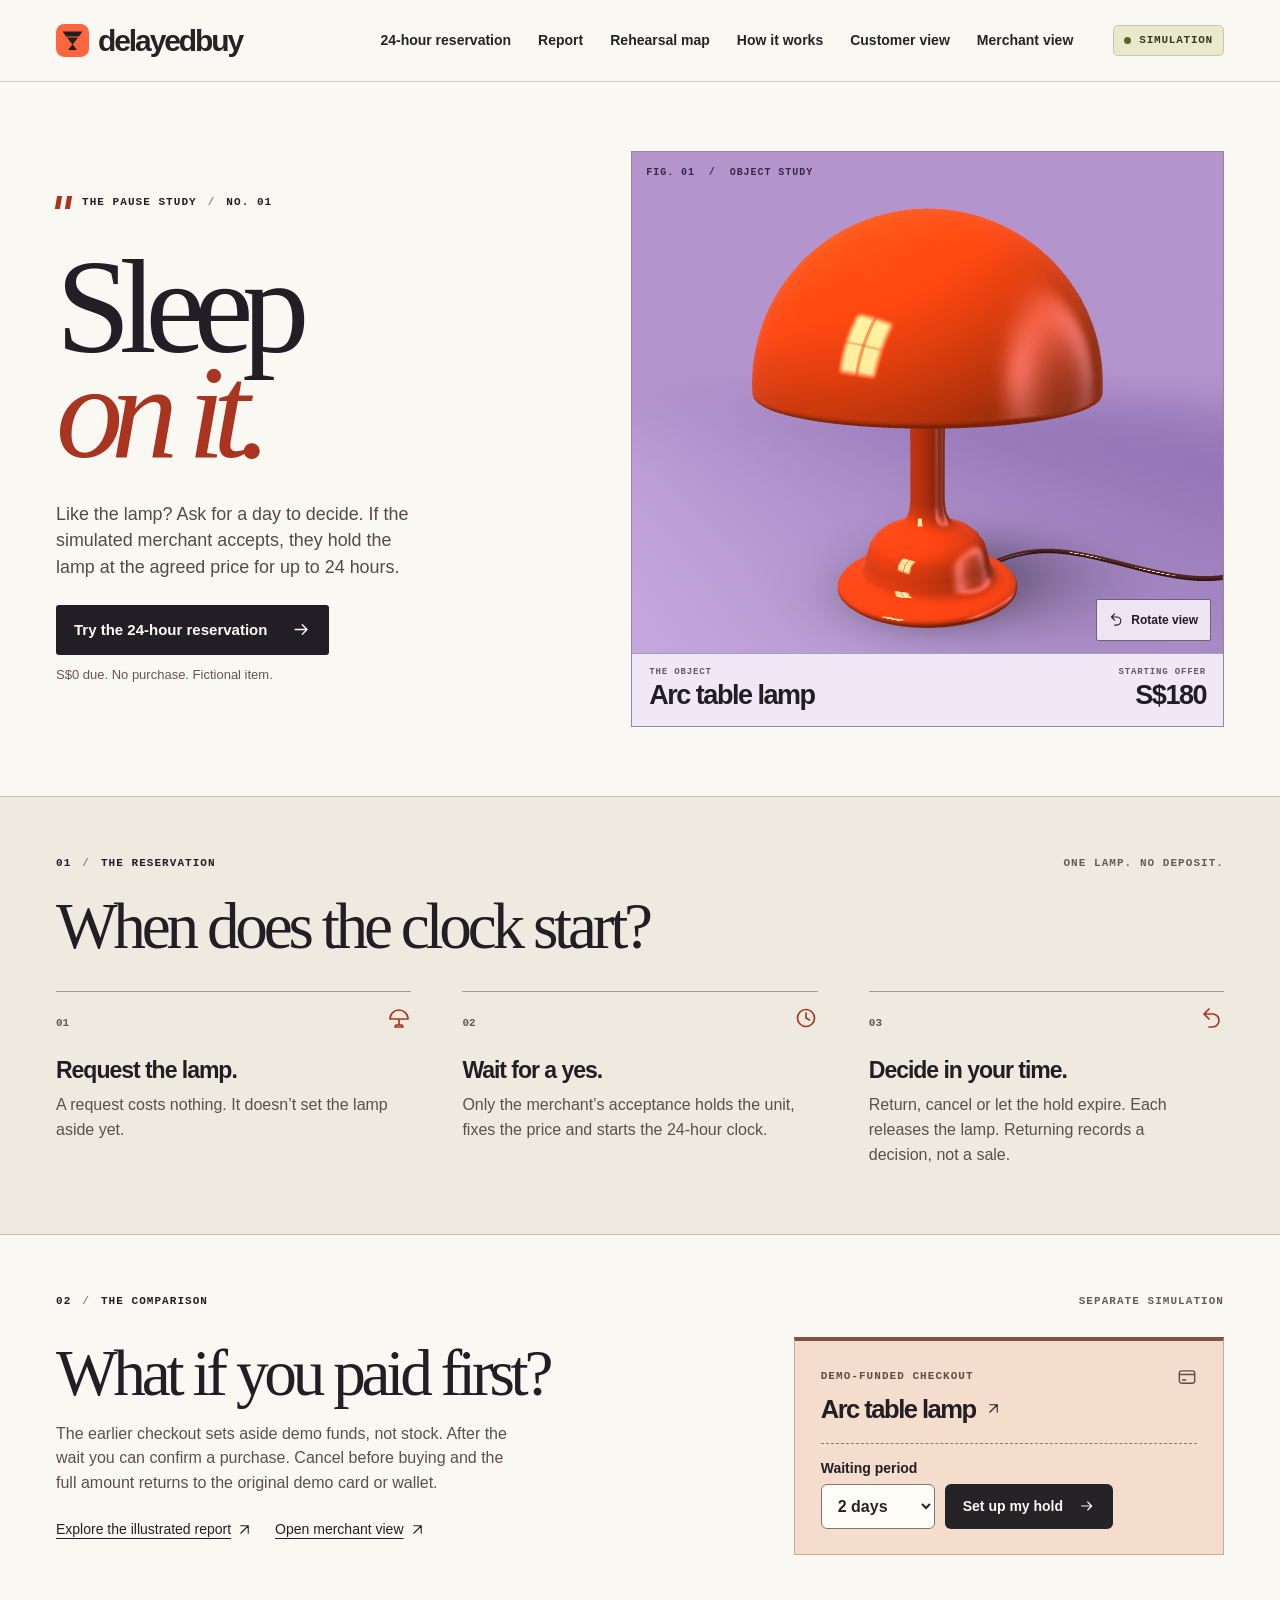
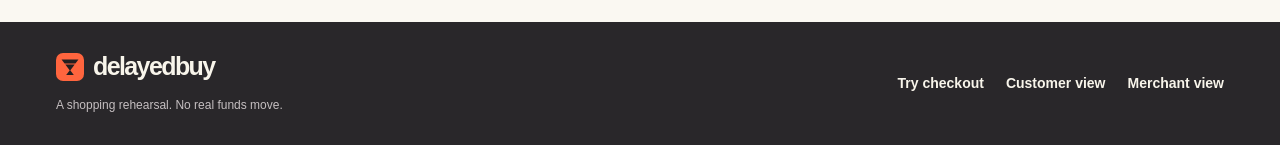
<file: index.html>
<!doctype html>
<html lang="en">
<head>
  <meta charset="utf-8">
  <meta name="viewport" content="width=device-width, initial-scale=1">
  <meta http-equiv="Content-Security-Policy" content="default-src 'self'; script-src 'self'; style-src 'self' 'unsafe-inline'; img-src 'self' data:; connect-src 'none'; form-action 'none'; object-src 'none'; base-uri 'none'">
  <meta name="theme-color" content="#faf8f2">
  <meta name="description" content="Rehearse a no-payment reservation for one fictional lamp at a fixed price for 24 hours, or explore the separate demo-funded checkout.">
  <title>delayedbuy · Sleep on it.</title>
  <link rel="icon" type="image/svg+xml" href="./ui/assets/mark.svg">
  <link rel="stylesheet" href="./ui/style.css">
  <noscript><style>#primary-nav, .menu-button, .foot-nav { display: none }</style></noscript>
  <script type="module" src="./ui/app.js"></script>
</head>
<body>
  <a class="skip" href="#main">Skip to content</a>
  <header class="site-header">
    <div class="nav-frame">
      <a href="#home" class="brand" aria-label="delayedbuy home"><img src="./ui/assets/mark.svg" width="33" height="33" alt="">delayedbuy</a>
      <div class="nav-end"><span class="sim-badge"><i></i> Simulation</span>
        <button type="button" class="menu-button" aria-controls="primary-nav" aria-expanded="false" aria-label="Open menu"><span></span><span></span></button>
      </div>
      <nav id="primary-nav" aria-label="Primary">
        <a href="#reservation">24-hour reservation</a>
        <a href="#report">Report</a>
        <a href="#map">Rehearsal map</a>
        <a href="#how">How it works</a>
        <a href="#customer">Customer view</a>
        <a href="#merchant">Merchant view</a>
      </nav>
    </div>
  </header>
  <main id="main" tabindex="-1">
    <div class="frame boot">
      <span class="kicker">The pause study / No. 01</span><h1>Sleep <em>on it.</em></h1>
      <noscript><img class="boot-photo" src="./ui/assets/arc-lamp.webp" width="1254" height="1254" alt="The fictional orange Arc table lamp in a lilac studio."></noscript>
      <p>In the reservation rehearsal, a simulated merchant can accept a request for one fictional lamp at a fixed price for 24 hours. Nothing is due and no purchase takes place.</p>
      <p>In the separate demo-funded checkout, creating a demo hold sets aside demo funds and fixes your price for the Arc table lamp. This demo reserves no stock.</p>
      <details id="map" open><summary>Rehearsal map</summary><dl>
        <dt>Reservation desk → Reservation store → One-unit policy</dt><dd>The desk sends requests to the store, which applies the policy. Only merchant acceptance reserves the lamp and starts its 24 hours.</dd>
        <dt>Funded checkout → Demo ledger</dt><dd>The checkout records simulated holds, purchases and refunds in its separate ledger. Card and wallet balances stay separate.</dd>
        <dt>Scenario report → Model fixtures</dt><dd>The report reads 64 illustrative card scenarios from its bundled data. It needs no saved shopper history.</dd>
      </dl></details>
      <div class="boot-help"><p>The hold has no automatic expiry. After the wait, choose <strong>Complete purchase</strong>, then <strong>Confirm purchase</strong> to buy. You can cancel any time before buying.</p>
        <p>Enable JavaScript to choose a waiting period and try checkout. No money moves.</p>
        <p>In the separate report model, S$100 held for seven days at an assumed 4% annual rate earns about S$0.0767 gross. The shopper’s modeled cancellation share is S$0.06. The checkout simulation pays no interest.</p></div>
    </div>
  </main>
  <div id="feedback" role="status" aria-live="polite" aria-atomic="true"></div>
  <dialog id="confirm-dialog" aria-labelledby="dialog-title" aria-describedby="dialog-description"></dialog>
  <footer>
    <div class="frame foot-grid">
      <div><a href="#home" class="brand"><img src="./ui/assets/mark.svg" width="28" height="28" alt="">delayedbuy</a><p>A shopping rehearsal. No real funds move.</p></div>
      <div class="foot-nav"><a href="#checkout">Try checkout</a><a href="#customer">Customer view</a><a href="#merchant">Merchant view</a></div>
    </div>
  </footer>
</body>
</html>
</file>
<file: ui/style.css>
:root {
  --paper: #faf8f2;
  --sheet: #fffdf8;
  --ink: #252326;
  --muted: #605e59;
  --line: #cfcac0;
  --orange: #ff6946;
  --coral: #ffab93;
  --lilac: #ddcdf1;
  --lime: #d4e7ae;
  --charcoal: #29272a;
  --held-ink: #815019;
  --paid-ink: #235f49;
  --returned-ink: #694889;
  --serif: "Baskervville",Georgia,"Times New Roman",serif;
  --sans: "DM Sans","Helvetica Neue",Arial,sans-serif;
  --mono: "IBM Plex Mono","Courier New",monospace;
  font-family: var(--sans);
  color: var(--ink);
  background: var(--paper);
  font-synthesis: none;
}

* {
  box-sizing: border-box
}

body {
  margin: 0;
  font-size: 16px;
  line-height: 1.5
}

button,input,select {
  font: inherit
}

button,a {
  touch-action: manipulation
}

button {
  color: inherit;
  cursor: pointer
}

button:disabled {
  cursor: not-allowed
}

a {
  color: inherit;
  text-decoration: none
}

a:focus-visible,button:focus-visible,select:focus-visible,summary:focus-visible {
  outline: 3px solid #5950a7;
  outline-offset: 4px
}

h1,h2,h3,p,figure {
  margin: 0
}

h1,h2,h3 {
  font-weight: 600
}

main:focus {
  outline: 0
}

.frame,.nav-frame {
  width: min(calc(100% - 112px),1312px);
  margin-inline: auto
}

.skip {
  position: fixed;
  left: 12px;
  top: -60px;
  background: var(--ink);
  color: white;
  padding: 8px 16px;
  z-index: 100
}

.skip:focus {
  top: 8px
}

.site-header {
  border-bottom: 1px solid var(--line);
  background: var(--paper);
  position: relative;
  z-index: 4
}

.nav-frame {
  height: 81px;
  display: flex;
  align-items: center;
  gap: 40px
}

.brand {
  display: inline-flex;
  align-items: center;
  gap: 9px;
  font-weight: 760;
  font-size: 30px;
  letter-spacing: -2.1px;
  line-height: 1
}

.brand img {
  display: block
}

#primary-nav {
  display: flex;
  gap: 27px;
  align-items: center;
  margin-left: auto
}

#primary-nav a,.foot-nav a {
  font-size: 14px;
  font-weight: 550
}

#primary-nav a {
  position: relative;
  padding-block: 11px
}

#primary-nav a:hover,.foot-nav a:hover {
  text-decoration: underline;
  text-underline-offset: 5px
}

#primary-nav a[aria-current=page]::after {
  content: "";
  position: absolute;
  inset: auto 0 4px;
  height: 2px;
  background: var(--orange)
}

.nav-end {
  order: 1;
  display: flex;
  align-items: center;
  gap: 16px
}

.sim-badge,.kicker,.micro {
  font-family: var(--mono);
  font-weight: 600;
  font-size: 11px;
  letter-spacing: .09em;
  line-height: 1.4;
  text-transform: uppercase
}

.sim-badge {
  display: inline-flex;
  align-items: center;
  gap: 8px;
  background: #e8eacb;
  color: #353b22;
  padding: 7px 10px;
  border: 1px solid #c6c9ab;
  border-radius: 5px;
  letter-spacing: .07em
}

.sim-badge i,.status i {
  width: 7px;
  height: 7px;
  border-radius: 50%;
  background: #596726;
  display: inline-block;
  flex: none
}

.menu-button {
  display: none;
  background: none;
  border: 1px solid var(--line);
  border-radius: 5px;
  width: 42px;
  height: 40px;
  padding: 10px
}

.menu-button span {
  display: block;
  width: 19px;
  height: 2px;
  margin: 4px auto;
  background: var(--ink)
}

.hero {
  display: grid;
  grid-template-columns: 1fr 1.08fr;
  gap: clamp(24px,4.2vw,76px);
  align-items: center;
  padding-block: 43px 48px
}

.hero-copy {
  padding: 14px 0
}

.eyebrow {
  display: flex;
  align-items: center;
  gap: 9px;
  color: #51473d
}

.eyebrow::before {
  content: "";
  width: 25px;
  height: 2px;
  background: #e4613e
}

.hero h1,.boot h1 {
  font-size: clamp(55px,6.1vw,94px);
  letter-spacing: -.079em;
  line-height: .99;
  margin: 22px 0 24px;
  font-weight: 650
}

h1 em,h2 em {
  font-family: var(--serif);
  font-weight: 400;
  font-style: italic;
  letter-spacing: -.062em
}

.hero h1 em {
  font-size: 1.04em
}

.hero-copy>p {
  font-size: clamp(16px,1.35vw,20px);
  line-height: 1.47;
  max-width: 430px;
  color: #54504d
}

.hero-setup {
  margin-top: 24px;
  max-width: 420px
}

.hero-setup label {
  display: block;
  font-weight: 650;
  font-size: 14px
}

.hero-setup select {
  color: var(--ink);
  background: var(--sheet);
  border: 1px solid #80776e;
  border-radius: 6px;
  min-height: 46px;
  padding: 8px 30px 8px 12px;
  font-weight: 600
}

.hero-buttons {
  display: flex;
  align-items: center;
  gap: 10px;
  flex-wrap: wrap;
  margin: 6px 0 12px
}

.btn {
  display: inline-flex;
  align-items: center;
  justify-content: center;
  gap: 16px;
  min-height: 46px;
  padding: 11px 17px;
  border: 1px solid transparent;
  border-radius: 6px;
  font-weight: 650;
  font-size: 14px;
  line-height: 1.35;
  transition: transform .16s,background .16s
}

.btn:hover:not(:disabled) {
  transform: translateY(-1px)
}

.btn:active:not(:disabled) {
  transform: translateY(1px)
}

.btn.orange {
  background: var(--orange);
  border-color: #ed5d3d;
  color: #211b19
}

.btn.orange:hover {
  background: #ff7a59
}

.btn.black {
  background: var(--ink);
  color: var(--paper)
}

.btn.black:hover {
  background: #434044
}

.btn.outline {
  border-color: #aaa69d;
  background: transparent
}

.btn.outline:hover {
  background: #eeeae1
}

.btn:disabled {
  color: #6c6961;
  background: #e9e5dc;
  border-color: #d3cfc6
}

.text-link {
  display: inline-flex;
  align-items: center;
  gap: 8px;
  font-size: 14px;
  font-weight: 640;
  border-bottom: 1px solid #918a80;
  line-height: 1.55;
  padding-bottom: 2px
}

.text-link:hover {
  border-color: var(--ink)
}

.icon {
  flex: none;
  vertical-align: middle
}

.quiet {
  color: var(--muted)
}

.hero-note {
  display: flex;
  align-items: center;
  gap: 6px;
  color: #69645f;
  font-size: 12px
}

.product-figure {
  margin: 0;
  overflow: hidden;
  background: #be9ada;
  border: 1px solid #aca3ac;
  border-radius: 12px;
  position: relative;
  isolation: isolate
}

.product-shot {
  display: block;
  width: 100%;
  height: auto;
  aspect-ratio: 1.19;
  object-fit: cover;
  object-position: 50% 50%
}

.hero .product-shot {
  max-height: 555px
}

.photo-label {
  position: absolute;
  left: 17px;
  top: 16px;
  display: inline-flex;
  align-items: center;
  gap: 6px;
  padding: 5px 8px;
  border-radius: 3px;
  background: rgba(250,248,242,.94);
  font: 600 10px/1.2 var(--mono);
  letter-spacing: .04em;
  text-transform: uppercase;
  color: #352f37
}

.product-caption {
  min-height: 53px;
  background: #ece2f4;
  display: flex;
  align-items: center;
  justify-content: space-between;
  padding: 11px 17px;
  gap: 10px;
  border-top: 1px solid #b19fbd
}

.product-caption strong {
  display: block;
  font-size: 16px;
  letter-spacing: -.026em
}

.product-caption small {
  font: 600 11px/1.3 var(--mono);
  color: #4e4354
}

.caption-right {
  display: flex;
  gap: 12px;
  align-items: center
}

.round-icon {
  display: inline-grid;
  place-items: center;
  width: 27px;
  height: 27px;
  border: 1px solid #9c8ca7;
  border-radius: 50%
}

a.product-figure:hover .round-icon {
  background: #fff8
}

.how-section {
  border-top: 1px solid var(--line);
  padding-block: 40px 56px
}

.section-head,.pane-head,.dash-heading {
  display: flex;
  align-items: flex-end;
  justify-content: space-between;
  gap: 20px
}

.section-head {
  margin-bottom: 22px
}

.section-head h2,.showcase h2 {
  font-size: clamp(34px,3.7vw,53px);
  line-height: 1.05;
  letter-spacing: -.065em
}

.section-head>p {
  font-size: 14px;
  color: var(--muted);
  max-width: 295px;
  text-align: right
}

.hold-flow {
  display: grid;
  grid-template-columns: minmax(0, 1fr) minmax(0, 1.45fr);
  align-items: center;
  gap: 40px
}

.flow-origin,.flow-options li {
  display: flex;
  align-items: center;
  gap: 15px;
  border-radius: 8px;
  padding: 18px 22px
}

.flow-origin {
  background: #fae5c8;
  border: 1px solid #b39163;
  color: #4b361a;
  position: relative
}

.hold-flow h3 {
  margin: 0 0 3px;
  line-height: 1.25;
  letter-spacing: -.025em;
  font-size: 19px
}

.hold-flow p {
  font-size: 14px
}

.flow-options {
  display: grid;
  gap: 12px;
  list-style: none;
  margin: 0;
  padding: 0
}

.flow-options li {
  position: relative
}

.flow-origin::after,.flow-options li::before {
  content: "";
  position: absolute;
  border-color: #7d756c;
  border-style: solid
}

.flow-origin::after {
  left: 100%;
  width: 21px;
  top: 50%;
  border-width: 1px 0 0
}

.flow-options li::before {
  right: 100%;
  width: 20px;
  height: calc(50% + 7px)
}

.refund-path {
  color: #4d3263;
  background: #ede3f5;
  border: 1px solid #bda7cb
}

.refund-path::before {
  top: 50%;
  border-width: 1px 0 0 1px
}

.purchase-path {
  color: #214b39;
  background: #e4efdf;
  border: 1px solid #9fba9d
}

.purchase-path::before {
  bottom: 50%;
  border-width: 0 0 1px 1px
}

.showcase {
  background: #e5deef;
  border-block: 1px solid #cabfd4;
  padding-block: 39px
}

.show-grid {
  display: flex;
  gap: 32px;
  align-items: center;
  justify-content: space-between
}

.showcase h2 {
  font-size: 36px;
  margin: 7px 0
}

.showcase p {
  color: #504956;
  font-size: 15px
}

footer {
  background: var(--charcoal);
  color: #f8f5eb;
  padding-block: 31px
}

footer .brand {
  font-size: 25px;
  letter-spacing: -1.6px
}

footer .brand img {
  width: 28px;
  height: 28px
}

.foot-grid,.foot-nav {
  display: flex;
  align-items: center;
  justify-content: space-between;
  gap: 24px
}

footer p {
  font-size: 12px;
  color: #c5bfc1;
  margin-top: 8px
}

.foot-nav {
  gap: 22px
}

.boot {
  padding-block: 70px;
  min-height: 60vh
}

.workspace {
  padding-block: 30px 60px;
  min-height: 66vh
}

.backlink {
  display: inline-flex;
  align-items: center;
  gap: 8px;
  font-size: 13px;
  font-weight: 550;
  color: var(--muted);
  margin-bottom: 24px
}

.backlink:hover {
  color: var(--ink);
  text-decoration: underline
}

.workspace h1,.dialog-box h2 {
  font-size: clamp(42px,4.7vw,72px);
  font-weight: 620;
  letter-spacing: -.071em;
  line-height: 1.06;
  margin: 8px 0 10px
}

.intro {
  font-size: 16px;
  color: var(--muted);
  max-width: 630px
}

.checkout-grid {
  display: grid;
  grid-template-columns: .85fr 1.15fr;
  gap: clamp(20px,4vw,64px);
  align-items: start;
  margin-top: 27px
}

.checkout-grid>.product-figure {
  border-radius: 9px
}

.checkout-grid .product-shot {
  aspect-ratio: 1.16
}

.checkout-grid .product-caption {
  padding: 15px 18px
}

.checkout-form,.panel {
  border: 1px solid var(--line);
  background: var(--sheet);
  border-radius: 10px;
  padding: 25px
}

fieldset {
  border: 0;
  padding: 0;
  margin: 0 0 22px;
  min-width: 0
}

legend,.field-label {
  font-weight: 650;
  font-size: 17px;
  letter-spacing: -.026em;
  margin-bottom: 9px
}

.choices {
  display: flex;
  gap: 9px
}

.choice {
  position: relative;
  flex: 1;
  cursor: pointer
}

.choice input {
  position: absolute;
  opacity: 0;
  width: 1px;
  height: 1px
}

.choice>span {
  display: flex;
  align-items: center;
  gap: 9px;
  border: 1px solid #bab5ab;
  border-radius: 6px;
  padding: 10px 12px;
  min-height: 44px;
  background: var(--paper);
  font-size: 14px;
  font-weight: 600
}

.choice input:checked+span {
  background: #eae3f5;
  border-color: #736380;
  box-shadow: inset 0 0 0 1px #736380
}

.choice input:focus-visible+span {
  outline: 3px solid #5950a7;
  outline-offset: 3px
}

.choice .pick {
  margin-left: auto;
  width: 14px;
  height: 14px;
  border: 1px solid #8a867e;
  border-radius: 50%;
  display: grid;
  place-items: center
}

.choice input:checked+span .pick::before {
  content: "";
  width: 8px;
  height: 8px;
  background: #5b476b;
  border-radius: 50%
}

.durations .choice>span {
  justify-content: center;
  padding: 8px
}

.help {
  font-size: 13px;
  color: var(--muted);
  line-height: 1.5;
  margin-top: 8px
}

.summary-lines {
  margin: 18px 0;
  padding-block: 13px;
  border-block: 1px solid var(--line)
}

.summary-line {
  display: flex;
  justify-content: space-between;
  align-items: baseline;
  gap: 14px;
  font-size: 14px;
  padding: 4px 0
}

.summary-line span:first-child {
  color: var(--muted)
}

.summary-line strong {
  text-align: right;
  font-weight: 600
}

.summary-line.total strong {
  font-size: 23px;
  letter-spacing: -.04em
}

.full {
  width: 100%
}

.payment-note {
  display: flex;
  gap: 7px;
  align-items: flex-start;
  margin-top: 11px;
  font-size: 12px;
  color: var(--muted)
}

.payment-note svg {
  margin-top: 1px
}

.dash-heading {
  margin-bottom: 24px;
  align-items: center
}

.dash-heading .kicker,.workspace>.kicker {
  color: #6b584d
}

.clock-panel {
  display: flex;
  align-items: center;
  justify-content: space-between;
  gap: 14px;
  background: #eae4f3;
  border: 1px solid #cec3d7;
  border-radius: 8px;
  padding: 12px 15px;
  color: #3c3243
}

.clock-label {
  display: flex;
  align-items: center;
  gap: 9px;
  font-size: 13px
}

.clock-label strong {
  display: block;
  font-size: 14px;
  line-height: 1.3
}

.clock-label small {
  font-size: 11px
}

.clock-panel button {
  border: 1px solid #9b8ca6;
  border-radius: 5px;
  background: #f6f1fa;
  display: inline-flex;
  align-items: center;
  gap: 6px;
  padding: 8px 10px;
  font-size: 12px;
  font-weight: 650;
  white-space: nowrap
}

.customer-grid {
  display: grid;
  grid-template-columns: minmax(250px,.8fr) minmax(340px,1.2fr);
  gap: 20px;
  align-items: start
}

.panel h2,.panel-title {
  font-size: 23px;
  line-height: 1.25;
  letter-spacing: -.046em
}

.pane-head {
  align-items: center;
  margin-bottom: 15px
}

.pane-head .kicker {
  color: var(--muted)
}

.order-list {
  display: grid;
  gap: 8px
}

.order-btn {
  background: var(--paper);
  border: 1px solid var(--line);
  border-radius: 7px;
  display: flex;
  text-align: left;
  gap: 11px;
  align-items: center;
  width: 100%;
  padding: 11px
}

.order-btn:hover {
  border-color: #948783
}

.order-btn[aria-pressed=true] {
  background: #eee8f4;
  border-color: #9e8caa;
  box-shadow: inset 2px 0 0 #594169
}

.item-dot {
  height: 39px;
  width: 39px;
  background: #e4d6ee;
  border-radius: 6px;
  display: grid;
  place-items: center;
  flex: none;
  color: #59436b
}

.item-dot.audio {
  background: #d9e7cb;
  color: #46573e
}

.item-dot.bag {
  background: #f5d6bc;
  color: #614938
}

.order-copy {
  min-width: 0;
  flex: 1
}

.order-copy strong {
  display: block;
  font-size: 14px;
  overflow-wrap: anywhere
}

.order-copy small {
  display: block;
  color: var(--muted);
  font-size: 12px
}

.order-btn>.icon {
  margin-left: auto;
  color: #726c70
}

.list-end {
  padding-top: 16px
}

.status {
  font-weight: 600;
  font-size: 12px;
  line-height: 1.3;
  border-radius: 20px;
  padding: 5px 9px;
  background: #eee3cf;
  display: inline-flex;
  align-items: center;
  gap: 7px;
  color: #5c4628;
  white-space: nowrap
}

.status i {
  background: #94703a;
  width: 6px;
  height: 6px
}

.status.ready {
  background: #d8eee9;
  color: #204e44
}

.status.ready i {
  background: #236957
}

.status.completed {
  background: #e0ead1;
  color: #3f532b
}

.status.completed i {
  background: #648344
}

.status.refunded {
  background: #e8e5f0;
  color: #54486a
}

.status.refunded i {
  background: #776392
}

.panel .detail-title {
  margin: 12px 0 4px;
  font-size: clamp(25px,2.8vw,38px);
  letter-spacing: -.053em;
  line-height: 1.12
}

.detail-sub {
  font-size: 12px;
  color: var(--muted);
  overflow-wrap: anywhere
}

.details-grid {
  display: grid;
  grid-template-columns: 1fr 1fr;
  gap: 15px;
  padding: 14px 0;
  margin: 16px 0;
  border-block: 1px solid var(--line)
}

.details-grid dt {
  font-size: 12px;
  color: var(--muted);
  margin-bottom: 3px
}

.details-grid dd {
  margin: 0;
  font-weight: 600;
  font-size: 14px
}

.details-grid dd.money {
  font-size: 22px;
  letter-spacing: -.035em
}

.action-row {
  display: flex;
  gap: 8px;
  flex-wrap: wrap;
  margin-top: 14px
}

.action-help {
  font-size: 13px;
  color: var(--muted);
  margin: 7px 0
}

.timeline h3 {
  font-size: 16px;
  letter-spacing: -.024em;
  margin: 20px 0 8px
}

.timeline ol {
  padding: 0;
  margin: 0;
  list-style: none
}

.timeline li {
  border-left: 1px solid #c9c4bb;
  margin-left: 4px;
  position: relative;
  padding: 0 0 12px 17px;
  display: flex;
  justify-content: space-between;
  gap: 12px;
  align-items: baseline;
  font-size: 13px
}

.timeline li:last-child {
  padding-bottom: 0;
  border-left-color: transparent
}

.timeline li::before {
  content: "";
  position: absolute;
  width: 7px;
  height: 7px;
  background: #9986a5;
  border: 1px solid var(--sheet);
  border-radius: 50%;
  left: -5px;
  top: 5px
}

.timeline li time {
  font-size: 11px;
  color: var(--muted);
  white-space: nowrap
}

.totals {
  display: grid;
  grid-template-columns: 1fr 1fr;
  gap: 15px;
  margin-bottom: 19px
}

.balance-card {
  padding: 20px;
  border: 1px solid #c7b7d4;
  border-radius: 9px;
  background: #e8def1
}

.balance-card.usdc {
  background: #e2ead4;
  border-color: #c0caa9
}

.balance-card h2 {
  display: flex;
  align-items: center;
  gap: 7px;
  font-size: 17px;
  letter-spacing: -.025em
}

.balance-card .big {
  font-size: clamp(29px,3vw,42px);
  font-weight: 620;
  line-height: 1.15;
  letter-spacing: -.05em;
  margin: 14px 0 1px
}

.balance-card .money-label {
  font-size: 12px;
  color: #514b55
}

.balance-track {
  display: flex;
  height: 9px;
  overflow: hidden;
  background: #d0c9bc;
  border-radius: 3px;
  margin: 12px 0
}

.balance-track span {
  flex-basis: 0
}

.balance-track .held,.held-key::before {background: var(--held-ink)}
.balance-track .paid,.paid-key::before {background: var(--paid-ink)}
.balance-track .returned,.returned-key::before {background: var(--returned-ink)}

.held-key::before,.paid-key::before,.returned-key::before {
  content: "";
  display: inline-block;
  width: .65em;
  height: .65em;
  margin-inline-end: .4em;
  border-radius: 1px
}

.balance-mini {
  display: flex;
  gap: 14px;
  justify-content: space-between;
  flex-wrap: wrap;
  padding-top: 12px;
  margin-top: 14px;
  border-top: 1px solid #bbaec2
}

.balance-mini div {
  font-size: 11px;
  color: #514b55
}

.balance-mini b {
  display: block;
  color: var(--ink);
  font-size: 14px
}

.ledger-select {
  display: flex;
  align-items: center;
  gap: 8px;
  font-size: 13px
}

.ledger-select select {
  border: 1px solid #a9a398;
  border-radius: 5px;
  padding: 6px;
  background: var(--paper);
  color: var(--ink)
}

.ledger-scroll {
  max-width: 100%;
  overflow: auto
}

table {
  border-collapse: collapse;
  width: 100%;
  text-align: left;
  font-size: 13px;
  line-height: 1.45
}

th {
  font: 600 10px/1.4 var(--mono);
  letter-spacing: .06em;
  text-transform: uppercase;
  color: var(--muted);
  background: #f2efe7
}

th,td {
  padding: 10px 11px;
  border-bottom: 1px solid #ddd7cd;
  vertical-align: top
}

th:first-child {
  border-radius: 4px 0 0 4px
}

td:last-child,th:last-child {
  text-align: right;
  white-space: nowrap
}

td strong,td small {
  display: block
}

td small {
  font-size: 11px;
  color: var(--muted)
}

.event-name {
  font-weight: 620
}

.table-note {
  margin-top: 12px;
  font-size: 12px;
  color: var(--muted)
}

.empty {
  padding: 22px 12px;
  text-align: center;
  color: var(--muted);
  font-size: 14px
}

.reset-row {
  display: flex;
  justify-content: flex-end;
  margin-top: 18px
}

.plain-button {
  background: none;
  border: 0;
  padding: 5px 0;
  font-size: 12px;
  color: var(--muted);
  text-decoration: underline;
  text-underline-offset: 3px
}

#feedback {
  position: fixed;
  bottom: 18px;
  left: 50%;
  transform: translateX(-50%);
  z-index: 12;
  max-width: calc(100% - 24px);
  pointer-events: none
}

.toast {
  display: flex;
  align-items: center;
  gap: 8px;
  padding: 12px 16px;
  background: var(--ink);
  color: white;
  border-radius: 6px;
  font-size: 14px;
  box-shadow: 0 6px 22px #231f2026;
  min-width: max-content;
  max-width: 100%
}

dialog {
  border: 1px solid var(--line);
  border-radius: 10px;
  color: var(--ink);
  background: var(--sheet);
  padding: 0;
  max-width: min(440px,calc(100vw - 34px));
  width: 100%;
  box-shadow: 0 18px 60px #27232940
}

dialog::backdrop {
  background: #201c2366
}

.dialog-box {
  padding: 26px
}

.dialog-box h2 {
  font-size: 36px;
  margin: 10px 0
}

.dialog-box p {
  font-size: 15px;
  color: var(--muted)
}

.dialog-box .action-row {
  margin-top: 20px
}

.error-panel {
  max-width: 580px;
  margin: 32px auto
}

.error-panel h1 {
  font-size: 38px
}

.noscript {
  margin: 16px;
  font-weight: 600
}

@media (min-width:1600px) {
  .hero {
    gap: 90px
  }

  .hero-copy>p {
    max-width: 470px
  }
}

@media (max-width:1050px) {
  .frame,.nav-frame {
    width: calc(100% - 64px)
  }

  .hero {
    gap: 30px
  }

  .hero h1 {
    font-size: clamp(53px,6.3vw,68px)
  }

  .nav-frame {
    gap: 25px
  }

  .hero-buttons {
    gap: 16px
  }

  .clock-panel {
    padding: 10px
  }

  .customer-grid {
    gap: 13px
  }

  .panel,.checkout-form {
    padding: 20px
  }
}

@media (max-width:790px) {
  .frame,.nav-frame {
    width: calc(100% - 40px)
  }

  .nav-frame {
    height: 69px;
    gap: 18px
  }

  .brand {
    font-size: 26px
  }

  .brand img {
    width: 29px;
    height: 29px
  }

  #primary-nav {
    gap: 15px
  }

  #primary-nav a {
    font-size: 13px
  }

  .sim-badge {
    font-size: 10px;
    padding: 6px 8px
  }

  .hero {
    grid-template-columns: 1fr 1fr;
    gap: 20px;
    padding-block: 33px
  }

  .hero h1 {
    font-size: clamp(44px,6.4vw,55px);
    margin: 17px 0
  }

  .hero-copy>p {
    font-size: 15px
  }

  .hero-buttons {
    margin: 6px 0 12px;
    gap: 12px
  }

  .hero-buttons .btn {
    min-height: 41px;
    padding: 9px 12px
  }

  .hero .product-shot {
    aspect-ratio: .96
  }

  .section-head {
    align-items: flex-start
  }

  .customer-grid {
    grid-template-columns: .85fr 1.15fr
  }

  .clock-label small {
    max-width: 105px;
    display: block
  }

  .checkout-grid {
    gap: 15px;
    grid-template-columns: .77fr 1.23fr
  }

  .checkout-grid .product-shot {
    aspect-ratio: .9
  }

  .checkout-form,.panel {
    padding: 16px
  }

  .choice>span {
    padding: 9px
  }

  .dash-heading {
    gap: 10px
  }

  .balance-card {
    padding: 15px
  }

  .foot-nav {
    gap: 14px
  }
}

@media (max-width:940px) {
  .site-header {
    z-index: 5
  }

  .nav-frame {
    height: 64px
  }

  .nav-end {
    margin-left: auto;
    gap: 10px
  }

  .menu-button {
    display: block
  }

  #primary-nav {
    display: none;
    position: absolute;
    left: 0;
    right: 0;
    top: 100%;
    background: var(--paper);
    border-bottom: 1px solid var(--line);
    padding: 9px 18px 13px;
    box-shadow: 0 6px 10px #221b220d
  }

  #primary-nav.open {
    display: grid;
    gap: 0
  }

  #primary-nav a {
    font-size: 15px;
    padding: 9px 0
  }

  #primary-nav a[aria-current=page]::after {
    width: 25px;
    bottom: 3px
  }
}

@media (max-width:640px) {
  .frame,.nav-frame {
    width: calc(100% - 36px)
  }

  .hero {
    grid-template-columns: 1fr;
    gap: 22px;
    padding-block: 29px 26px
  }

  .hero-copy {
    padding: 0
  }

  .hero h1 {
    font-size: clamp(43px,12.2vw,67px);
    margin: 14px 0 15px
  }

  .hero-copy>p {
    max-width: 470px;
    font-size: 16px
  }

  .hero-buttons {
    margin: 6px 0 10px;
    gap: 8px
  }

  .hero-buttons .btn {
    min-height: 44px;
    padding: 10px 14px
  }

  .hero .product-shot {
    aspect-ratio: 1.16;
    object-fit: cover
  }

  .product-caption {
    min-height: 46px;
    padding: 9px 12px
  }

  .photo-label {
    top: 11px;
    left: 11px
  }

  .product-figure {
    border-radius: 8px
  }

  .how-section {
    padding-block: 29px 30px
  }

  .section-head {
    display: block;
    margin-bottom: 15px
  }

  .section-head>p {
    text-align: left;
    max-width: none;
    margin-top: 8px
  }

  .section-head .text-link {
    margin-top: 10px
  }

  .hold-flow {
    grid-template-columns: minmax(0,1fr);
    gap: 12px
  }

  .flow-origin,.flow-options li {
    padding: 14px 16px
  }

  .flow-options {
    margin-left: 22px
  }

  .flow-origin::after {
    top: 100%;
    left: 10px;
    height: 13px;
    width: 0;
    border-width: 0 0 0 1px
  }

  .flow-options li::before {
    left: -13px;
    right: auto;
    width: 12px;
    bottom: 50%;
    top: auto;
    height: calc(50% + 14px);
    border-width: 0 0 1px 1px
  }

  .flow-options li:first-child::after {
    content: "";
    position: absolute;
    left: -13px;
    top: 50%;
    height: calc(50% + 14px);
    border-left: 1px solid #7d756c
  }

  .show-grid {
    align-items: flex-start;
    flex-direction: column;
    gap: 16px
  }

  .showcase {
    padding-block: 26px
  }

  .showcase h2 {
    font-size: 30px
  }

  .foot-grid {
    align-items: flex-start;
    flex-direction: column;
    gap: 15px
  }

  .foot-nav {
    flex-wrap: wrap;
    gap: 14px
  }

  .foot-nav a {
    font-size: 13px
  }

  .workspace {
    padding-top: 20px
  }

  .backlink {
    margin-bottom: 17px
  }

  .workspace h1 {
    font-size: 43px
  }

  .intro {
    font-size: 15px
  }

  .checkout-grid,.customer-grid,.totals {
    grid-template-columns: minmax(0,1fr)
  }

  .checkout-grid {
    margin-top: 19px
  }

  .checkout-grid>.product-figure {
    display: flex;
    background: #e9dff1;
    align-items: center
  }

  .checkout-grid .product-shot {
    width: 88px;
    height: 88px;
    aspect-ratio: 1
  }

  .checkout-grid .photo-label {
    display: none
  }

  .checkout-grid .product-caption {
    border: 0;
    flex: 1;
    min-width: 0;
    padding: 11px;
    flex-wrap: wrap;
    background: none
  }

  .checkout-form,.panel {
    padding: 17px
  }

  .dash-heading {
    align-items: stretch;
    flex-direction: column;
    margin-bottom: 14px
  }

  .clock-panel {
    align-self: stretch
  }

  .clock-label small {
    max-width: none
  }

  .customer-grid {
    gap: 12px
  }

  .order-list {
    max-height: 270px;
    overflow-y: auto;
    padding: 2px
  }

  .pane-head {
    margin-bottom: 12px
  }

  .totals {
    gap: 9px
  }

  .balance-card .big {
    margin-top: 9px
  }

  .balance-mini {
    margin-top: 9px;
    padding-top: 8px
  }

  .balance-card {
    padding: 14px
  }

  .ledger-select {
    gap: 4px;
    font-size: 12px
  }

  .pane-head h2 {
    font-size: 21px
  }

  .ledger-scroll {
    margin-inline: -4px;
    width: calc(100% + 8px)
  }

  .ledger-scroll table {
    min-width: 565px
  }

  td,th {
    padding: 8px
  }

  .action-row .btn {
    flex: 1;
    gap: 7px
  }
}

@media (max-width:370px) {
  .hero h1 {
    font-size: 43px
  }

  .micro,.kicker {
    font-size: 10px
  }

  /* The header must fit 320px with Arial-width fallback fonts, not only with the named fonts. */
  .brand {
    font-size: 21px;
    gap: 7px
  }

  .site-header .brand img {
    width: 25px;
    height: 25px
  }

  .nav-end {
    gap: 6px
  }

  .nav-frame {
    gap: 6px
  }

  .sim-badge {
    font-size: 9px;
    gap: 6px;
    padding: 6px 7px
  }

  .customer-grid .timeline li {
    display: block
  }

  .timeline li time {
    display: block
  }

  .toast {
    min-width: 0
  }

  .details-grid {
    gap: 9px
  }

  .choice>span {
    gap: 5px;
    font-size: 13px
  }
}

@media (prefers-reduced-motion:reduce) {
  *,*::before,*::after {
    scroll-behavior: auto!important;
    transition: none!important;
    animation: none!important
  }
}

/* Field notes: dark ink, a coral pause study, and a candlestick-like time series. */
.r-page{--r-ink:#203a34;--r-paper:#f8f5ec;--r-line:#bdc4b5;background:var(--r-paper);color:var(--r-ink)}
.r-cover{background:#203a34;color:#fff9e7}
.r-cover-inner,.r-body{max-width:1120px;width:calc(100% - clamp(32px,8vw,112px));margin-inline:auto}
.r-cover-inner{display:grid;grid-template-columns:1.2fr .8fr;align-items:center;gap:clamp(26px,7vw,100px);padding:clamp(38px,7vw,100px) 0}
.r-page .r-eyebrow,.r-poster-top,.r-endpoints,.r-ticket-title span,.r-method summary{font:700 .75rem/1.45 var(--mono);letter-spacing:.075em;text-transform:uppercase}
.r-cover h1{font:500 clamp(3.6rem,8vw,7rem)/.92 var(--serif);letter-spacing:-.065em;margin:18px 0 20px}
.r-cover h1 em{color:#f4b692}
.r-cover p{max-width:47ch;color:#ebeee5;font-size:clamp(1rem,1.5vw,1.22rem);margin:0 0 1.2rem}
.r-cover-link,.r-close a,.r-cover a:visited{display:inline-block;color:inherit;text-decoration:underline;text-underline-offset:5px;font-weight:700;padding:.48rem 0}
.r-figure{margin:0;max-width:430px}
.r-figure figcaption{font-size:.8rem;color:#d6dcd5;margin-top:.6rem}
.r-poster{border:1px solid #f6cebe;background:#f8b49b;color:#263d35;padding:clamp(14px,2vw,25px);border-radius:3px;transform:rotate(1.5deg);box-shadow:6px 7px 0 #112d26}
.r-poster svg{width:100%;height:auto;display:block}.r-endpoints{display:flex;align-items:center;justify-content:space-between;border-top:1px solid #64534c;padding-top:8px;gap:8px;font-size:.66rem}
.r-body{padding:clamp(33px,5vw,74px) 0}
.r-controls-head,.r-ticket-title{display:flex;align-items:end;justify-content:space-between;gap:1rem}
.r-page h2{font:500 clamp(1.75rem,3.5vw,3.25rem)/1.04 var(--serif);letter-spacing:-.035em;margin:.4rem 0 .8rem}
.r-controls-head p{max-width:32ch;margin:0 0 .8rem;color:#45544d}
.r-controls{display:grid;grid-template-columns:repeat(3,minmax(0,1fr));gap:.7rem;margin:12px 0 22px}
.r-controls label{display:grid;gap:.35rem;font:700 .8rem/1.5 var(--sans)}
.r-controls select{appearance:auto;min-height:46px;width:100%;min-width:0;background:#fffdf4;border:1px solid #68796c;border-radius:4px;padding:.45rem .6rem;color:#213b34}
.r-receipt{border:1px solid var(--r-line);background:#fffdf6}
.r-ticket-title{align-items:center;background:#e1e7d8;border-bottom:1px solid var(--r-line);padding:11px 17px}
.r-ticket-title small{font-size:.81rem}
.r-cell-grid{display:grid;grid-template-columns:repeat(3,minmax(0,1fr))}
.r-cell{padding:clamp(15px,2.3vw,28px);display:grid;gap:.4rem}.r-cell+.r-cell{border-left:1px dashed var(--r-line)}
.r-cell span{font-size:.84rem}.r-cell b,.r-big{font:500 clamp(1.6rem,3.2vw,3rem)/1.12 var(--serif);letter-spacing:-.045em;font-variant-numeric:tabular-nums}
.r-share{background:#e3efba}.r-merchant{background:#ebddf4}
.r-caption,.r-analysis p,.r-method p,.r-close p{line-height:1.5}.r-caption{margin:0;padding:12px 17px;color:#435449;font-size:.85rem}
.r-analysis{display:grid;grid-template-columns:1.15fr 1fr;gap:1rem;margin:1rem 0}.r-bars,.r-net,.r-close{padding:clamp(17px,2.5vw,30px);border:1px solid var(--r-line);min-width:0}
.r-bars{background:#f3f1e5}.r-analysis h2{font-size:clamp(1.8rem,2.7vw,2.75rem)}.r-analysis p{font-size:.93rem}
.r-net{background:#f8d4c8}.r-big{display:block;font-size:clamp(2.7rem,5vw,4.5rem);margin:.65rem 0;color:#742f2b}
.r-net small{display:block;font-size:.8rem;border-top:1px solid #bf9486;padding-top:.7rem}
.r-bars-list{display:grid;gap:9px;margin:20px 0 5px}
.r-bar-row{display:grid;grid-template-columns:3ch 1fr 9ch;align-items:center;gap:10px;font:500 .8rem/1.4 var(--mono)}
.r-bar-row strong{text-align:right;white-space:nowrap}.r-track i{height:10px;display:block;background:#417761}.r-track{height:10px;background:#deded0;border-left:1px solid #32483d}
.r-active .r-track i{background:#344d43}.r-active{font-weight:700}
.r-method{border-block:1px solid var(--r-line);margin:25px 0}.r-method summary{cursor:pointer;padding:17px 0}.r-method p{max-width:72ch;font-size:.93rem}
.r-close{background:#dce9c4;max-width:100%}.r-close p{max-width:70ch}.r-page a:focus-visible,.r-page summary:focus-visible,.r-page select:focus-visible{outline:3px solid #9361c0;outline-offset:3px}
@media(max-width:760px){.r-cover-inner{grid-template-columns:1fr 0.72fr;gap:22px}.r-analysis{grid-template-columns:1fr}.r-controls-head{align-items:start;flex-direction:column;gap:0}}
@media(max-width:580px){.r-cover-inner{grid-template-columns:1fr}.r-figure{max-width:290px}.r-poster svg{max-height:145px}.r-controls{gap:.4rem}.r-ticket-title{align-items:start;flex-direction:column;gap:.15rem}.r-cell-grid{grid-template-columns:1fr}.r-cell{display:flex;align-items:baseline;justify-content:space-between;gap:12px}.r-cell+.r-cell{border-left:0;border-top:1px dashed var(--r-line)}.r-cell b{white-space:nowrap}.r-controls select{padding:.3rem .2rem;font-size:.9rem}.r-bars,.r-net,.r-close{padding:16px}}

.r-cover .r-cover-link { background: #f8b49b; color: #263d35; border: 1px solid #f5c7b6; border-radius: 5px; padding: .65rem 1rem; text-decoration: none }
.r-cover .r-cover-link:hover { background: #ffcfb9 }
.r-cover .r-cover-link:focus-visible { outline-color: #fff9e7 }
.boot-help p { max-width: 64ch; margin-top: 1rem }

.r-comparison {
  padding: clamp(17px, 2.5vw, 30px);
  border: 1px solid var(--r-line);
  background: #fffdf6
}
.r-comparison p { max-width: 76ch; margin: .65rem 0; line-height: 1.5 }
.r-comparison table { width: 100%; min-width: 0; margin: 1rem 0; table-layout: fixed }
.r-comparison caption { text-align: left; font-weight: 650; padding-bottom: .5rem }
.r-comparison th,.r-comparison td { white-space: normal; font: inherit; letter-spacing: normal; text-transform: none; padding: .55rem }
.r-comparison th { text-align: left }
.r-comparison tr > :first-child { width: 44% }
.r-comparison tr > :nth-child(n+2) { text-align: right; font-variant-numeric: tabular-nums }
.r-comparison tbody tr:last-child { background: #e5ecdc; font-weight: 700 }
.r-method a { text-decoration: underline; text-underline-offset: 3px }
@media (max-width: 580px) {
  .r-comparison th,.r-comparison td { font-size: .84rem; padding: .45rem .18rem }
  .r-comparison tr > :first-child { width: 40% }
}

/* Merchant reservation pilot */
.reservation-page .dash-heading { align-items: start; gap: 22px; flex-wrap: wrap }
.reservation-page .res-clock { flex-wrap: wrap }
.reservation-page .res-clock time { display: block; margin-top: 2px; font-size: 12px }
.reservation-page .res-clock-buttons { display: flex; gap: 6px }
.reservation-page .res-clock-buttons button { min-height: 40px }
.reservation-page .res-offer {
  display: grid; grid-template-columns: minmax(110px,180px) minmax(0,1fr);
  align-items: stretch; overflow: hidden; margin-bottom: 20px; border: 1px solid #c5b7cc;
  border-radius: 10px; background: #eee7f4
}
.reservation-page .res-offer img { width: 100%; height: 100%; max-height: 205px; object-fit: cover }
.reservation-page .res-offer > div { align-self: center; padding: 18px clamp(16px,3vw,36px) }
.reservation-page .res-offer h2 { font: 500 clamp(27px,3.4vw,40px)/1.12 var(--serif); letter-spacing: -.035em }
.reservation-page .res-offer-line { display: flex; gap: 12px; align-items: baseline; flex-wrap: wrap; margin: 5px 0 8px }
.reservation-page .res-offer-line strong { font-size: 19px }
.reservation-page .res-offer-line span { font-size: 14px; color: #4a4050 }
.reservation-page .res-offer p { max-width: 70ch; font-size: 15px }
.reservation-page .res-columns { display: grid; grid-template-columns: repeat(2,minmax(0,1fr)); gap: 20px; align-items: start }
.reservation-page .res-columns .panel > p,.reservation-page .res-evidence > p { margin-top: 8px; color: var(--muted); font-size: 14px }
.reservation-page .res-card { padding: 16px 0 2px; margin-top: 16px; border-top: 1px solid var(--line); overflow-wrap: anywhere }
.reservation-page .res-card-head { display: flex; align-items: baseline; flex-wrap: wrap; gap: 5px 12px; justify-content: space-between }
.reservation-page .res-card h3 { font-size: 17px; letter-spacing: -.025em }
.reservation-page .res-card p { font-size: 14px; margin-top: 6px }
.reservation-page .res-card .res-date { font-size: 13px; color: var(--muted) }
.reservation-page .res-card > .btn,.reservation-page .res-card .action-row { margin-top: 11px }
.reservation-page .res-card .btn { min-height: 42px; padding: 9px 13px }
.reservation-page .res-badge { border-radius: 4px; padding: 3px 8px; background: #e9e5dd; color: #494341; font-size: 12px; font-weight: 650 }
.reservation-page .res-pending { background: #f4e3c8; color: #664515 }
.reservation-page .res-active { background: #deeedb; color: #2e532c }
.reservation-page .res-reason { padding: 8px 10px; border-left: 3px solid #bb8854; background: #f8efe1 }
.reservation-page .res-price-control { display: flex; flex-wrap: wrap; gap: 6px 14px; align-items: center; margin: 15px 0 10px; font-size: 14px; font-weight: 650 }
.reservation-page .res-price-control select { padding: 7px 9px; min-height: 40px; border: 1px solid #928b80; border-radius: 5px; color: var(--ink); background: var(--paper) }
.reservation-page .res-empty { padding-top: 12px; border-top: 1px solid var(--line) }
.reservation-page .res-evidence { margin-top: 20px }
.reservation-page .res-metrics { display: grid; grid-template-columns: repeat(auto-fit,minmax(112px,1fr)); gap: 10px; margin: 18px 0 0 }
.reservation-page .res-metrics > div { min-width: 0; padding: 10px; border-top: 2px solid #cfc2d8; background: var(--paper) }
.reservation-page .res-metrics dt { font-size: 12px; color: var(--muted) }
.reservation-page .res-metrics dd { font-size: 20px; font-weight: 650; margin: 4px 0 0; font-variant-numeric: tabular-nums }
.reservation-page .res-evidence details { margin-top: 16px }
.reservation-page .res-evidence summary { cursor: pointer; font-weight: 650; width: fit-content; padding: 4px 0 }
.reservation-page .res-table-wrap { overflow: auto; margin-top: 10px }
.reservation-page .res-table-wrap:focus-visible { outline: 3px solid #5950a7; outline-offset: 2px }
@media (max-width: 720px) {
  .reservation-page .res-columns { grid-template-columns: minmax(0,1fr); gap: 14px }
  .reservation-page .res-offer { display: block }
  .reservation-page .res-offer img { display: block; width: 100%; height: 110px; object-position: center 52% }
  .reservation-page .res-offer > div { padding: 14px 16px 16px }
  .reservation-page .res-clock { gap: 8px; align-self: flex-start }
}

/* The Pause Study. Editorial furniture is scoped to the landing and its #how anchor. */
.pause-home { --tomato: #a93521; --press: #221e25; --keyline: #c8c0b2; color: var(--press); }
.boot-photo { display: block; width: min(100%, 360px); height: auto; margin-block: 20px; }
.pause-home [hidden] { display: none !important; }
.pause-home .pause-hero {
  display: grid; grid-template-columns: minmax(0,.92fr) minmax(0,1.08fr);
  align-items: center; gap: clamp(30px,5.5vw,92px); padding-block: clamp(40px,5.4vw,78px);
}
.pause-eyeline,.pause-meta,.studio-folio { font: 650 11px/1.5 var(--mono); text-transform: uppercase; letter-spacing: .095em; }
.pause-eyeline { display: flex; align-items: center; gap: 11px; }
.pause-eyeline>span:not(.pause-mark) { color: #9f796c; }
.pause-mark { width: 15px; height: 13px; border-inline: 5px solid var(--tomato); transform: skew(-10deg); }
.pause-home .pause-intro h1 { font: 400 clamp(100px,10.5vw,162px)/.785 Georgia,'Times New Roman',serif;
  letter-spacing: -.084em; margin: clamp(27px,3.4vw,56px) 0 clamp(25px,2.8vw,43px); }
.pause-home .pause-intro h1 em { font: italic 400 1em/.79 Georgia,'Times New Roman',serif; letter-spacing: -.09em; color: var(--tomato); }
.pause-deck { max-width: 38ch; font-size: clamp(16px,1.4vw,21px); line-height: 1.46; color: #514b4b; }
.pause-cta { display: inline-flex; align-items: center; justify-content: space-between; gap: 25px;
  min-height: 50px; margin-top: 25px; padding: 14px 18px; border-radius: 3px; background: var(--press); color: #fffaf3;
  font-weight: 680; font-size: 15px; line-height: 1.35; transition: background .18s; }
.pause-cta:hover { background: #513143; }
.pause-small { font-size: 13px; color: #615751; margin-top: 10px; }
.studio-figure { width: 100%; min-width: 0; border: 1px solid #97869d; background: #f0e8f6; }
.studio-stage { position: relative; isolation: isolate; aspect-ratio: 1.18; overflow: hidden; background: #bc9ed0; }
.pause-hero .studio-stage .product-shot,.studio-canvas { position: absolute; inset: 0; width: 100%; height: 100%; max-height: none; object-fit: cover; object-position: center 50%; }
.studio-folio { position: absolute; top: 13px; left: 14px; color: #382a40; font-size: 10px; }
.studio-turn { position: absolute; right: 12px; bottom: 12px; display: inline-flex; align-items: center; gap: 7px;
  min-height: 42px; border: 1px solid #715f79; border-radius: 2px; padding: 8px 12px; color: #221a29; background: #eee5f3; font-size: 12px; font-weight: 650; }
.studio-turn:hover { background: #fff8fc; } .studio-turn:disabled { cursor: default; }
.studio-figure figcaption { display: flex; align-items: end; justify-content: space-between; gap: 12px; padding: 12px 17px 13px; border-top: 1px solid #ac99b2; }
.studio-figure figcaption>div:last-child { text-align: right; }
.studio-figure figcaption strong,.studio-figure figcaption .pause-meta { display: block; }
.studio-figure figcaption strong { font-size: clamp(19px,2.2vw,27px); letter-spacing: -.055em; line-height: 1.25; }
.studio-figure figcaption .pause-meta { font-size: 9px; color: #64596b; }
.pause-how { background: #eeeadf; border-block: 1px solid var(--keyline); }
.pause-how,.pause-lab { padding-block: clamp(38px,4.5vw,65px) clamp(40px,5.2vw,82px); }
.pause-section-top { display: flex; justify-content: space-between; align-items: center; gap: 16px; }
.pause-section-top>.pause-meta { color: #635d59; text-align: right; }
.pause-home h2 { font: 400 clamp(38px,5.1vw,82px)/1 Georgia,'Times New Roman',serif; letter-spacing: -.065em; text-wrap: balance; }
.pause-how h2 { margin-top: 23px; }
.pause-steps { display: grid; grid-template-columns: repeat(3,minmax(0,1fr)); gap: clamp(19px,4vw,58px); padding: 0; margin: 32px 0 0; list-style: none; counter-reset: step; }
.pause-steps li { position: relative; padding-top: 17px; border-top: 1px solid #a59d8f; counter-increment: step; }
.pause-steps li:before { content: '0' counter(step); font: 600 11px/1.3 var(--mono); color: #63584e; }
.step-symbol { position: absolute; right: 0; top: 13px; color: var(--tomato); }
.pause-steps h3 { margin-top: 24px; font-size: clamp(19px,1.8vw,26px); letter-spacing: -.045em; line-height: 1.2; }
.pause-steps p,.pause-lab-grid p { margin-top: 8px; max-width: 38ch; color: #58514b; font-size: 16px; line-height: 1.55; }
.pause-lab-grid { display: grid; grid-template-columns: 1fr minmax(265px,.65fr); gap: clamp(22px,6vw,100px); align-items: center; margin-top: 28px; }
.pause-lab-grid p { max-width: 53ch; margin-top: 15px; }
.pause-links { display: flex; gap: 2px 23px; flex-wrap: wrap; margin-top: 11px; }
.pause-links a { display: inline-flex; align-items: center; min-height: 44px; gap: 6px; text-decoration: underline; text-underline-offset: 4px; font-size: 14px; }
.pause-links a:hover,.slip-product:hover { color: var(--tomato); }
.pause-slip { background: #f4ddcd; padding: clamp(18px,2vw,30px); border: 1px solid #c8aa95; border-top: 4px solid #815342; }
.slip-head { display: flex; align-items: center; justify-content: space-between; gap: 10px; color: #654b40; }
.slip-product { display: inline-flex; gap: 10px; align-items: center; min-height: 44px; font-size: clamp(22px,2vw,30px); font-weight: 650; letter-spacing: -.06em; }
.pause-slip .hero-setup { margin-top: 12px; padding-top: 14px; border-top: 1px dashed #96776a; }
.pause-slip .hero-buttons { margin: 5px 0 0; }.pause-slip .hero-buttons .btn,.pause-slip select { min-height: 45px; }
@media(max-width: 730px) {
  .pause-home .pause-hero { grid-template-columns: minmax(0,1fr); gap: 27px; padding-block: 34px; }
  .pause-home .pause-intro h1 { margin: 17px 0 19px; font-size: clamp(71px,15.5vw,108px); line-height: .95; }
  .pause-intro h1 br { display: none; }.pause-intro h1 br:after { content: ' '; }

  .pause-cta { margin-top: 17px; }.pause-small { margin-top: 7px; }
  .studio-stage { aspect-ratio: 1.17; }
  .pause-section-top { align-items: start; }.pause-eyeline,.pause-meta { font-size: 10px; }
  .pause-steps { grid-template-columns: 1fr; gap: 20px; margin-top: 22px; }
  .pause-steps li { padding: 16px 0 0 36px; }
  .pause-steps li:before { position: absolute; left: 0; top: 20px; }
  .pause-steps h3 { margin-top: 0; padding-right: 32px; }
  .pause-steps p { margin-top: 4px; }.step-symbol { top: 15px; }
  .pause-lab-grid { grid-template-columns: 1fr; }.pause-home h2 { font-size: clamp(35px,7.8vw,54px); }
}
@media(prefers-reduced-motion:reduce){.pause-cta,.studio-turn,.pause-slip .btn { transition: none; }.pause-slip .btn:hover { transform:none; }}

.map-page header {
  max-width: 55rem;
  margin: 1rem 0 1.75rem;
}
.map-page .intro { max-width: 46rem }
.map-grid {
  display: grid;
  grid-template-columns: minmax(0, 1.75fr) minmax(17rem, 1fr);
  gap: clamp(1rem, 2vw, 2rem);
  align-items: start;
}
.map-grid > * { min-width: 0 }
.map-plot {
  overflow: hidden;
  color: #f9f6f0;
  border: 1px solid #493f4e;
  border-radius: 1.1rem;
  background: radial-gradient(ellipse at 30% 23%, #443441, #28202e 76%);
}
.map-legend, .map-controls {
  display: flex;
  align-items: center;
  flex-wrap: wrap;
  gap: .5rem;
  padding: .8rem clamp(.75rem, 2vw, 1.5rem);
}
.map-legend { gap: .5rem 1.2rem; border-bottom: 1px solid #ffffff29 }
.map-legend span {
  display: inline-flex;
  align-items: center;
  gap: .4rem;
  font-size: .85rem;
  font-weight: 600;
}
.map-legend span::before {
  content: '';
  width: .6rem;
  height: .6rem;
  border-radius: 50%;
  background: var(--path);
}
.map-svg {
  display: block;
  width: 100%;
  height: clamp(18rem, 28vw, 25rem);
  touch-action: pan-y pinch-zoom;
  cursor: grab;
  background-image: radial-gradient(#b6a5b640 .8px, transparent 1px);
  background-size: 16px 16px;
}
.map-svg:active { cursor: grabbing }
.map-svg line { stroke-width: 1.6; opacity: .82 }
.map-svg line.map-active { stroke-width: 2.8; opacity: 1 }
.map-svg .map-leader { stroke: #e6dae8; stroke-width: 1; stroke-dasharray: 2 3; opacity: .65 }
.map-svg .map-halo { fill: #352935; stroke-width: 1.5 }
.map-svg text {
  fill: #fff9ef;
  font: 650 14px system-ui, sans-serif;
  paint-order: stroke;
  stroke: #302735;
  stroke-width: 4;
  stroke-linejoin: round;
}
.map-svg [data-module] { cursor: pointer }
.map-controls { border-top: 1px solid #ffffff29; background: #231d28 }
.map-controls p { margin: 0 auto 0 0; color: #d8cedb; font-size: .85rem }
.map-controls button, .map-picker button {
  min-width: 44px;
  min-height: 44px;
  padding: .35rem .8rem;
  cursor: pointer;
  font: inherit;
}
.map-controls button {
  background: #3d3342;
  color: white;
  border: 1px solid #887b8e;
  border-radius: .65rem;
}
.map-controls button:hover { background: #504358 }
.map-aside {
  background: #fffdf8;
  border: 1px solid #cfc6be;
  border-radius: 1.1rem;
  overflow-wrap: anywhere;
}
.map-note, .map-picker { padding: clamp(1rem, 2vw, 1.65rem) }
.map-note .kicker { display: flex; gap: .5rem; align-items: center }
.map-note .kicker::before {
  content: '';
  width: .7rem;
  height: .7rem;
  border-radius: 50%;
  background: var(--path);
  border: 1px solid #554352;
}
.map-note h2 { margin: .6rem 0; font-size: clamp(1.5rem, 2.2vw, 2.25rem); line-height: 1.1 }
.map-note p { line-height: 1.5 }
.map-note .map-edge {
  margin: .9rem 0;
  padding: .55rem .85rem;
  background: #f2eee8;
  border-left: 3px solid #766373;
  font-size: .9rem;
  font-weight: 600;
}
.map-note a { display: block; width: fit-content; margin-top: .5rem; text-decoration: underline }
.map-note a:first-of-type { font-weight: 700 }
.map-picker {
  display: flex;
  flex-wrap: wrap;
  gap: .4rem;
  border: 0;
  margin: 0;
  padding-top: .75rem;
  min-width: 0;
}
.map-picker legend { font-size: .9rem; font-weight: 700; padding: 0 }
.map-picker button {
  background: #fffdf8;
  border: 1px solid #b6aaa8;
  border-radius: .6rem;
  font-size: .85rem;
}
.map-picker button[aria-pressed=true] { background: #332934; border-color: #332934; color: #fff8ed }
.map-controls button:focus-visible { outline: 3px solid #ffce96; outline-offset: 2px }
.map-data { padding: .8rem 0; font-size: .9rem }
.map-data p { margin: .75rem 0 }
.map-data pre { white-space: pre-wrap; overflow-wrap: anywhere }
.map-data summary { cursor: pointer }
.res-filter{display:flex;align-items:center;gap:.7rem;flex-wrap:wrap;margin:1rem 0}.res-filter select{font:inherit;padding:.4rem}.res-table-wrap tr[hidden]{display:none}
@media (max-width: 760px) {
  .map-grid { grid-template-columns: 1fr; gap: .5rem }
  .map-grid > div { display: contents }
  .map-aside { order: 1 }
  .map-data { order: 2 }
  .map-page header { margin: .5rem 0 1rem }
  .map-page header h1 { font-size: clamp(1.7rem, 8.8vw, 2.5rem) }
  .map-legend { gap: .45rem .8rem }
  .map-svg { height: 18rem }
  .map-controls { padding: .5rem .7rem; gap: .35rem }
}
</file>
